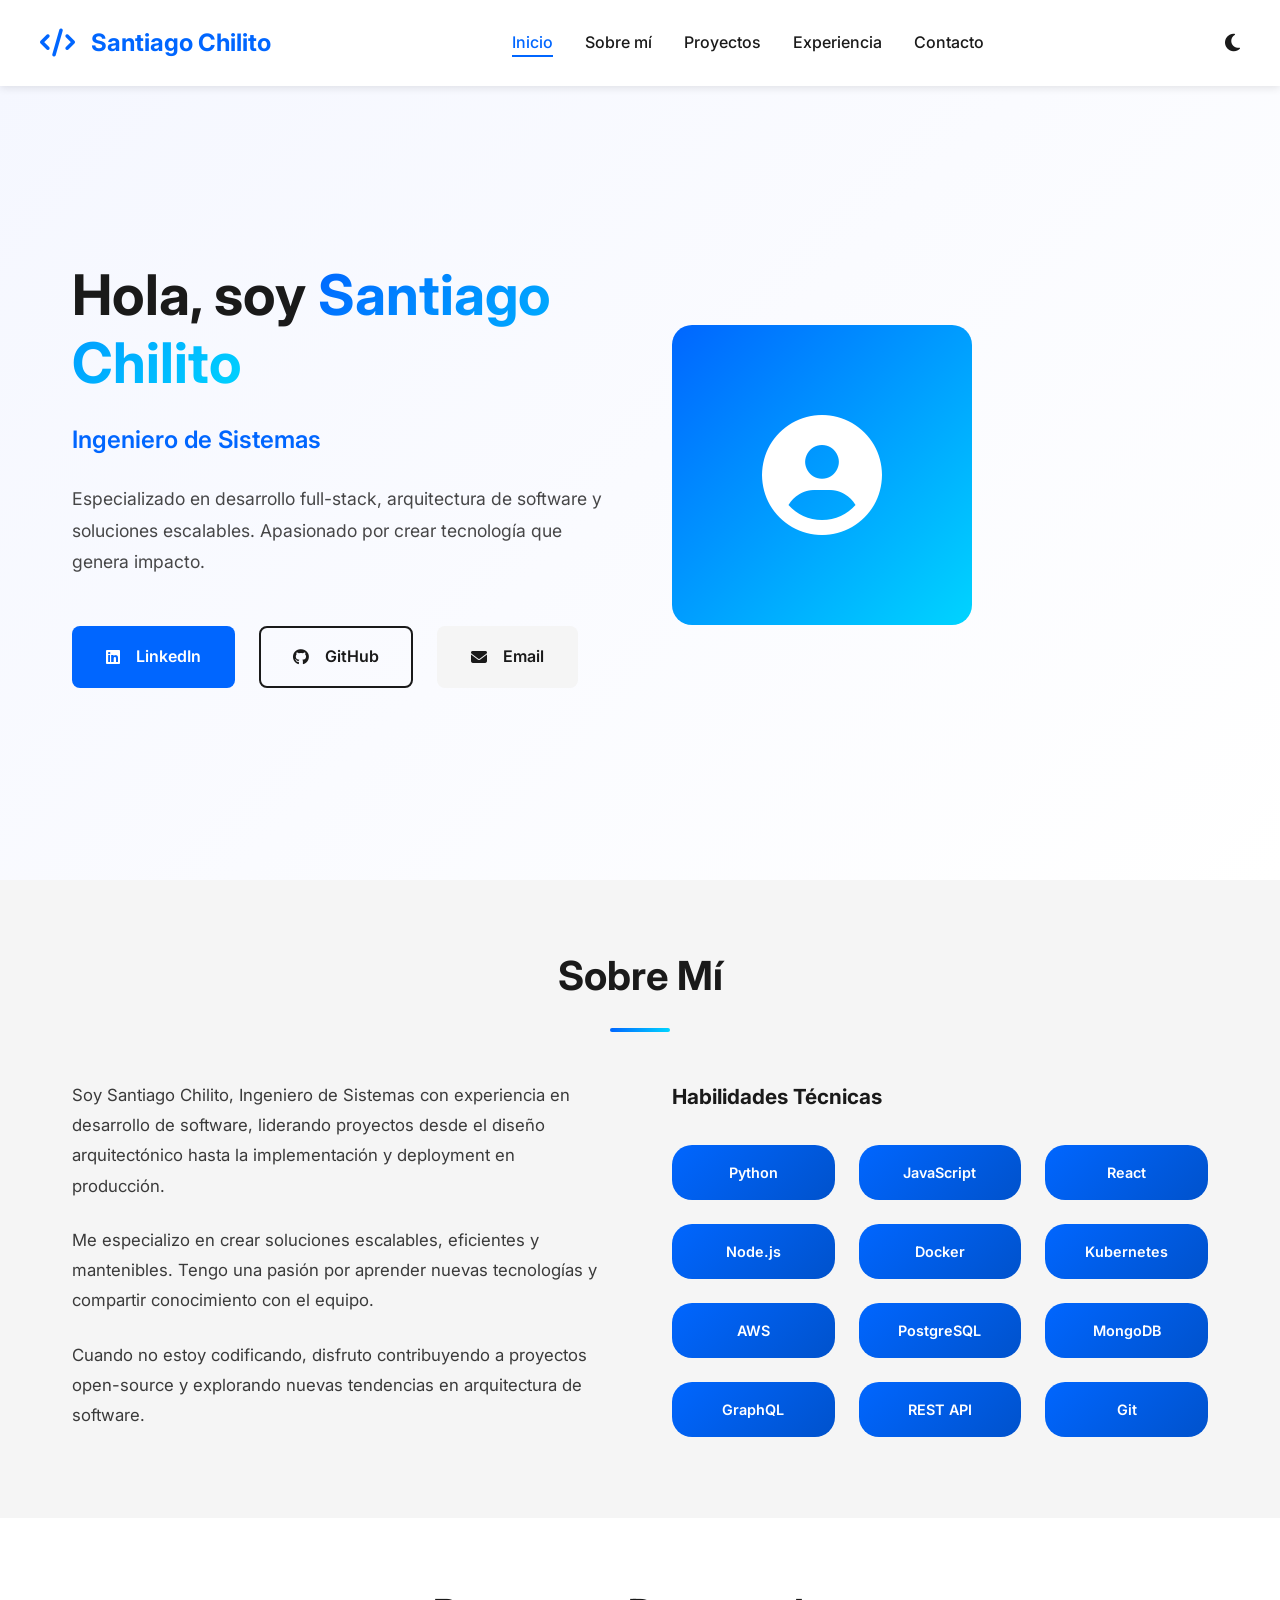
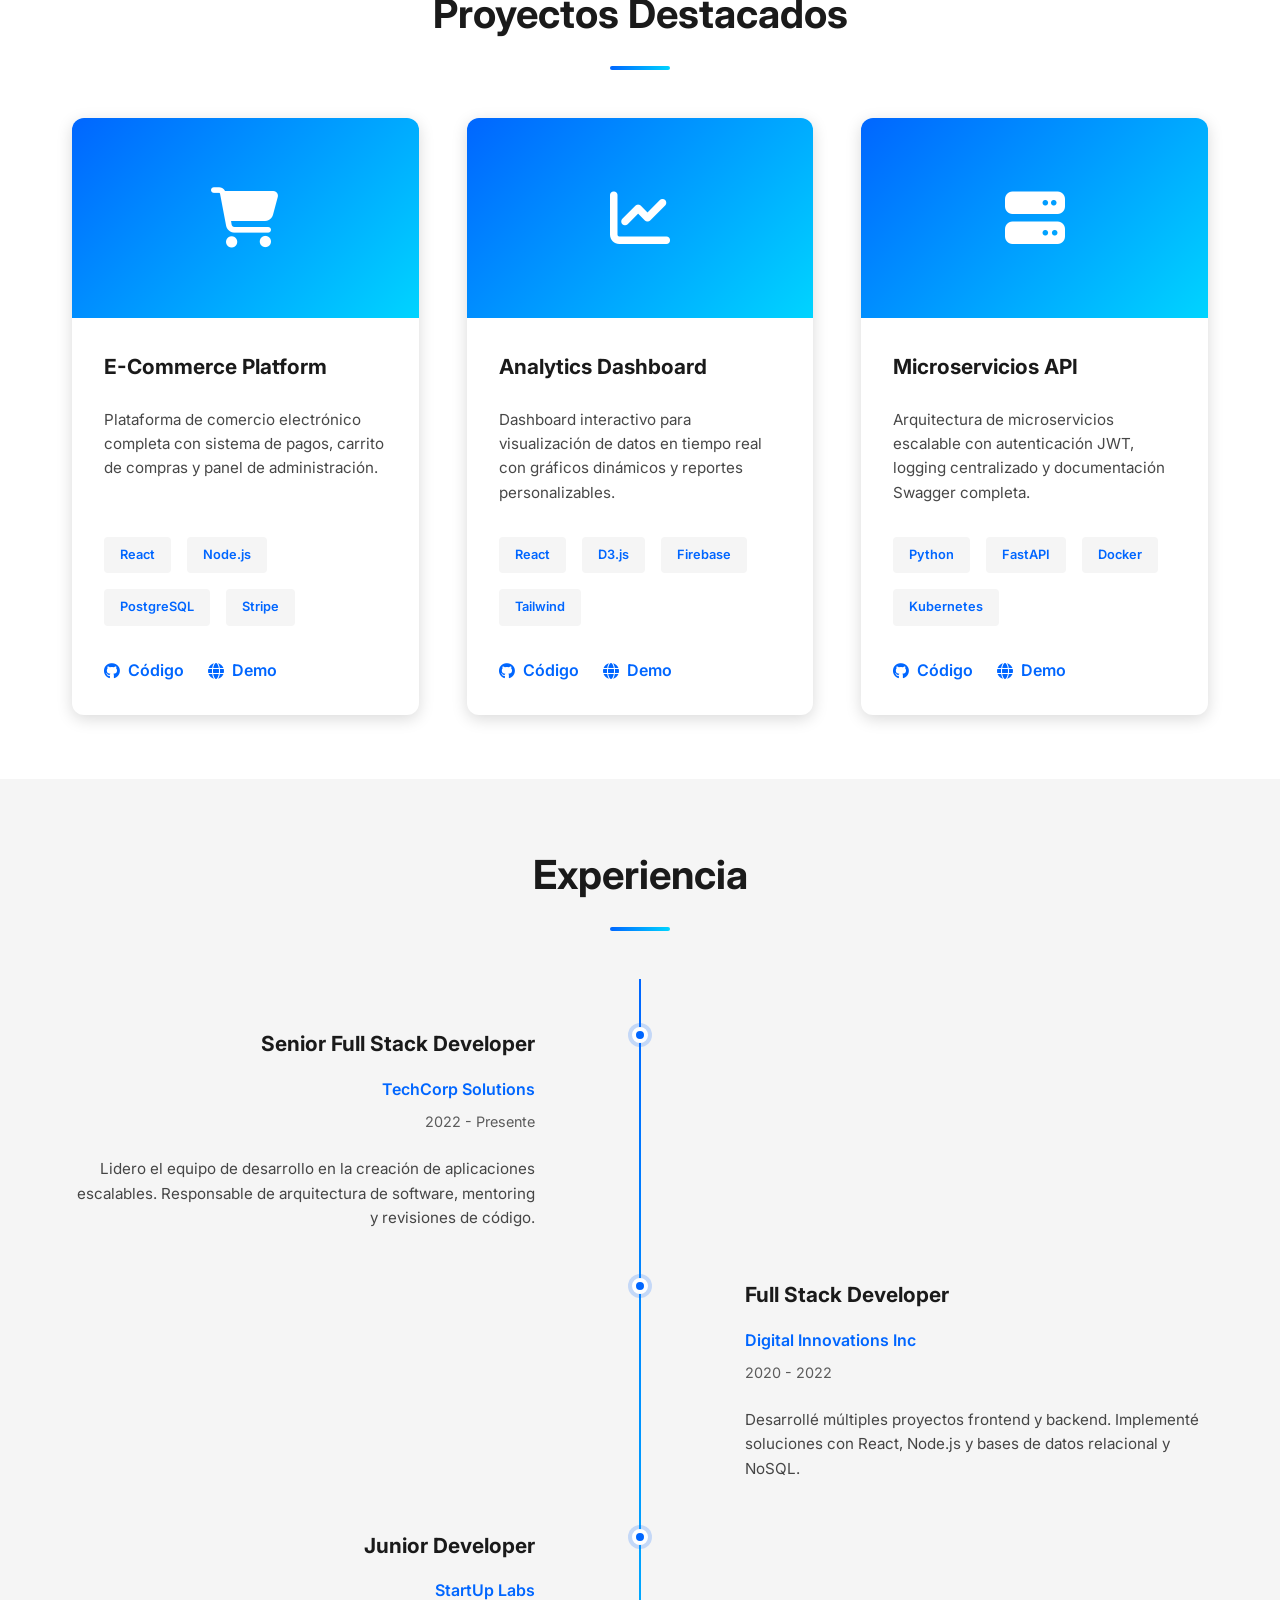
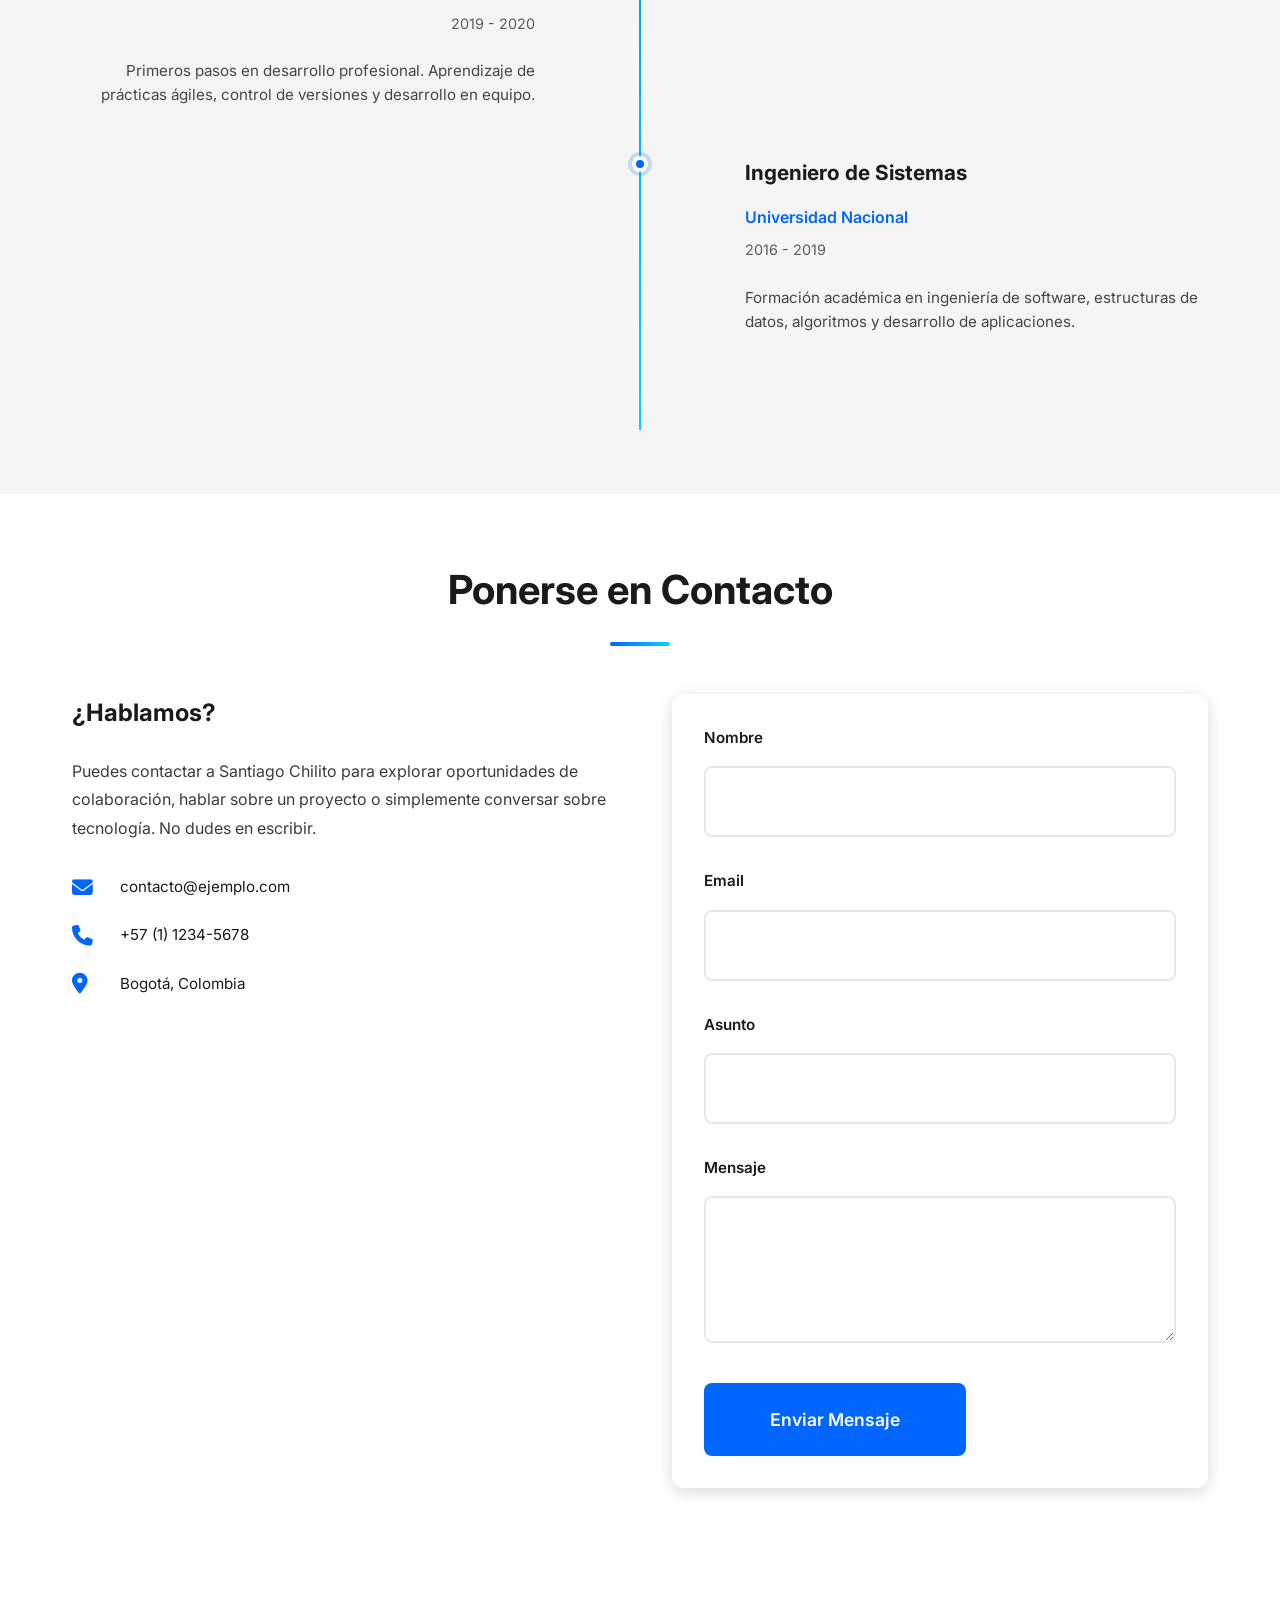
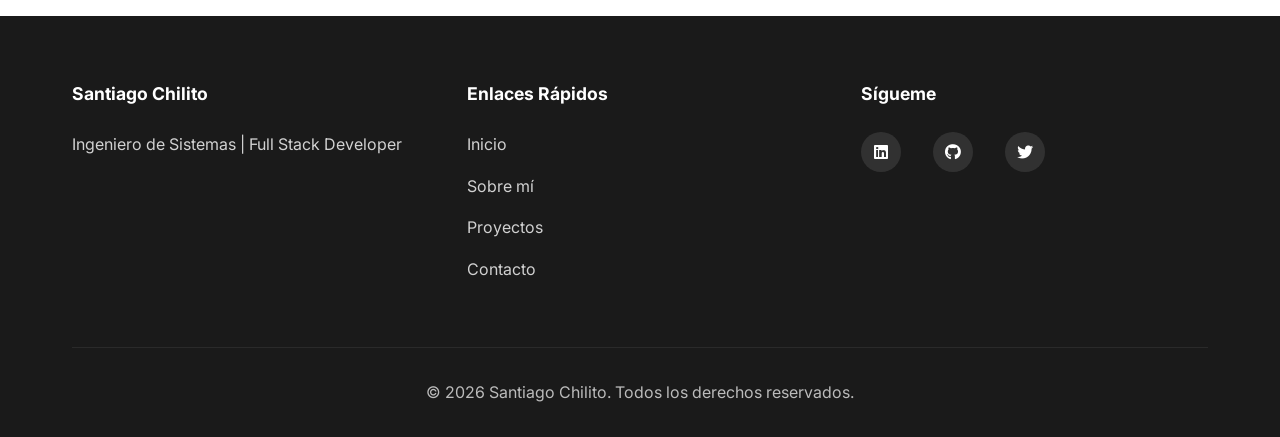
<file: index.html>
<!DOCTYPE html>
<html lang="es">
<head>
    <meta charset="UTF-8">
    <meta name="viewport" content="width=device-width, initial-scale=1.0">
    <title>Santiago Chilito | Ingeniero de Sistemas</title>
    <meta name="description" content="Portafolio profesional de Santiago Chilito, Ingeniero de Sistemas especializado en desarrollo full-stack y arquitectura de software escalable.">
    
    <!-- Google Fonts -->
    <link rel="preconnect" href="https://fonts.googleapis.com">
    <link rel="preconnect" href="https://fonts.gstatic.com" crossorigin>
    <link href="https://fonts.googleapis.com/css2?family=Poppins:wght@300;400;600;700&family=Inter:wght@300;400;500;600&display=swap" rel="stylesheet">
    
    <!-- FontAwesome para iconos -->
    <link rel="stylesheet" href="https://cdnjs.cloudflare.com/ajax/libs/font-awesome/6.4.0/css/all.min.css">
    
    <!-- Estilos personalizados -->
    <link rel="stylesheet" href="styles.css">
</head>
<body>
    <!-- ============ NAVBAR ============ -->
    <nav class="navbar">
        <div class="container navbar-container">
            <div class="logo">
                <i class="fas fa-code"></i>
                <span>Santiago Chilito</span>
            </div>
            
            <!-- Menu de navegación -->
            <ul class="nav-menu">
                <li><a href="#home" class="nav-link">Inicio</a></li>
                <li><a href="#about" class="nav-link">Sobre mí</a></li>
                <li><a href="#projects" class="nav-link">Proyectos</a></li>
                <li><a href="#experience" class="nav-link">Experiencia</a></li>
                <li><a href="#contact" class="nav-link">Contacto</a></li>
            </ul>
            
            <!-- Toggle Dark Mode y Menu Hamburguesa -->
            <div class="nav-actions">
                <button class="dark-mode-toggle" id="darkModeToggle" aria-label="Toggle dark mode">
                    <i class="fas fa-moon"></i>
                </button>
                <button class="hamburger" id="hamburger" aria-label="Toggle menu">
                    <span></span>
                    <span></span>
                    <span></span>
                </button>
            </div>
        </div>
    </nav>

    <!-- ============ HERO SECTION ============ -->
    <section id="home" class="hero">
        <div class="container hero-content">
            <div class="hero-text">
                <h1 class="hero-title">
                    Hola, soy <span class="highlight">Santiago Chilito</span>
                </h1>
                <p class="hero-subtitle">Ingeniero de Sistemas</p>
                <p class="hero-description">
                    Especializado en desarrollo full-stack, arquitectura de software y soluciones escalables. 
                    Apasionado por crear tecnología que genera impacto.
                </p>
                
                <!-- Botones de contacto -->
                <div class="hero-buttons">
                    <a href="https://linkedin.com" target="_blank" class="btn btn-primary">
                        <i class="fab fa-linkedin"></i> LinkedIn
                    </a>
                    <a href="https://github.com" target="_blank" class="btn btn-secondary">
                        <i class="fab fa-github"></i> GitHub
                    </a>
                    <a href="mailto:contacto@ejemplo.com" class="btn btn-tertiary">
                        <i class="fas fa-envelope"></i> Email
                    </a>
                </div>
            </div>
            
            <div class="hero-image">
                <div class="avatar-placeholder">
                    <i class="fas fa-user-circle"></i>
                </div>
            </div>
        </div>
    </section>

    <!-- ============ SOBRE MÍ ============ -->
    <section id="about" class="about">
        <div class="container">
            <h2 class="section-title">Sobre Mí</h2>
            
            <div class="about-content">
                <div class="about-text">
                    <p>
                        Soy Santiago Chilito, Ingeniero de Sistemas con experiencia en desarrollo de software,
                        liderando proyectos desde el diseño arquitectónico hasta la implementación y deployment en producción.
                    </p>
                    <p>
                        Me especializo en crear soluciones escalables, eficientes y mantenibles. Tengo una
                        pasión por aprender nuevas tecnologías y compartir conocimiento con el equipo.
                    </p>
                    <p>
                        Cuando no estoy codificando, disfruto contribuyendo a proyectos open-source y
                        explorando nuevas tendencias en arquitectura de software.
                    </p>
                </div>
                
                <!-- Habilidades técnicas -->
                <div class="skills-section">
                    <h3>Habilidades Técnicas</h3>
                    <div class="skills-grid">
                        <div class="skill-tag">Python</div>
                        <div class="skill-tag">JavaScript</div>
                        <div class="skill-tag">React</div>
                        <div class="skill-tag">Node.js</div>
                        <div class="skill-tag">Docker</div>
                        <div class="skill-tag">Kubernetes</div>
                        <div class="skill-tag">AWS</div>
                        <div class="skill-tag">PostgreSQL</div>
                        <div class="skill-tag">MongoDB</div>
                        <div class="skill-tag">GraphQL</div>
                        <div class="skill-tag">REST API</div>
                        <div class="skill-tag">Git</div>
                    </div>
                </div>
            </div>
        </div>
    </section>

    <!-- ============ PROYECTOS ============ -->
    <section id="projects" class="projects">
        <div class="container">
            <h2 class="section-title">Proyectos Destacados</h2>
            
            <div class="projects-grid">
                <!-- Proyecto 1 -->
                <article class="project-card">
                    <div class="project-image">
                        <div class="project-placeholder">
                            <i class="fas fa-shopping-cart"></i>
                        </div>
                    </div>
                    <div class="project-info">
                        <h3 class="project-title">E-Commerce Platform</h3>
                        <p class="project-description">
                            Plataforma de comercio electrónico completa con sistema de pagos, 
                            carrito de compras y panel de administración.
                        </p>
                        <div class="project-tech">
                            <span class="tech-badge">React</span>
                            <span class="tech-badge">Node.js</span>
                            <span class="tech-badge">PostgreSQL</span>
                            <span class="tech-badge">Stripe</span>
                        </div>
                        <div class="project-links">
                            <a href="https://github.com" target="_blank" class="project-link">
                                <i class="fab fa-github"></i> Código
                            </a>
                            <a href="#" target="_blank" class="project-link">
                                <i class="fas fa-globe"></i> Demo
                            </a>
                        </div>
                    </div>
                </article>

                <!-- Proyecto 2 -->
                <article class="project-card">
                    <div class="project-image">
                        <div class="project-placeholder">
                            <i class="fas fa-chart-line"></i>
                        </div>
                    </div>
                    <div class="project-info">
                        <h3 class="project-title">Analytics Dashboard</h3>
                        <p class="project-description">
                            Dashboard interactivo para visualización de datos en tiempo real 
                            con gráficos dinámicos y reportes personalizables.
                        </p>
                        <div class="project-tech">
                            <span class="tech-badge">React</span>
                            <span class="tech-badge">D3.js</span>
                            <span class="tech-badge">Firebase</span>
                            <span class="tech-badge">Tailwind</span>
                        </div>
                        <div class="project-links">
                            <a href="https://github.com" target="_blank" class="project-link">
                                <i class="fab fa-github"></i> Código
                            </a>
                            <a href="#" target="_blank" class="project-link">
                                <i class="fas fa-globe"></i> Demo
                            </a>
                        </div>
                    </div>
                </article>

                <!-- Proyecto 3 -->
                <article class="project-card">
                    <div class="project-image">
                        <div class="project-placeholder">
                            <i class="fas fa-server"></i>
                        </div>
                    </div>
                    <div class="project-info">
                        <h3 class="project-title">Microservicios API</h3>
                        <p class="project-description">
                            Arquitectura de microservicios escalable con autenticación JWT, 
                            logging centralizado y documentación Swagger completa.
                        </p>
                        <div class="project-tech">
                            <span class="tech-badge">Python</span>
                            <span class="tech-badge">FastAPI</span>
                            <span class="tech-badge">Docker</span>
                            <span class="tech-badge">Kubernetes</span>
                        </div>
                        <div class="project-links">
                            <a href="https://github.com" target="_blank" class="project-link">
                                <i class="fab fa-github"></i> Código
                            </a>
                            <a href="#" target="_blank" class="project-link">
                                <i class="fas fa-globe"></i> Demo
                            </a>
                        </div>
                    </div>
                </article>
            </div>
        </div>
    </section>

    <!-- ============ EXPERIENCIA ============ -->
    <section id="experience" class="experience">
        <div class="container">
            <h2 class="section-title">Experiencia</h2>
            
            <div class="timeline">
                <!-- Experiencia 1 -->
                <div class="timeline-item">
                    <div class="timeline-marker"></div>
                    <div class="timeline-content">
                        <h3 class="timeline-title">Senior Full Stack Developer</h3>
                        <p class="timeline-company">TechCorp Solutions</p>
                        <p class="timeline-period">2022 - Presente</p>
                        <p class="timeline-description">
                            Lidero el equipo de desarrollo en la creación de aplicaciones escalables. 
                            Responsable de arquitectura de software, mentoring y revisiones de código.
                        </p>
                    </div>
                </div>

                <!-- Experiencia 2 -->
                <div class="timeline-item">
                    <div class="timeline-marker"></div>
                    <div class="timeline-content">
                        <h3 class="timeline-title">Full Stack Developer</h3>
                        <p class="timeline-company">Digital Innovations Inc</p>
                        <p class="timeline-period">2020 - 2022</p>
                        <p class="timeline-description">
                            Desarrollé múltiples proyectos frontend y backend. Implementé soluciones 
                            con React, Node.js y bases de datos relacional y NoSQL.
                        </p>
                    </div>
                </div>

                <!-- Experiencia 3 -->
                <div class="timeline-item">
                    <div class="timeline-marker"></div>
                    <div class="timeline-content">
                        <h3 class="timeline-title">Junior Developer</h3>
                        <p class="timeline-company">StartUp Labs</p>
                        <p class="timeline-period">2019 - 2020</p>
                        <p class="timeline-description">
                            Primeros pasos en desarrollo profesional. Aprendizaje de prácticas 
                            ágiles, control de versiones y desarrollo en equipo.
                        </p>
                    </div>
                </div>

                <!-- Experiencia 4 (Educación) -->
                <div class="timeline-item">
                    <div class="timeline-marker"></div>
                    <div class="timeline-content">
                        <h3 class="timeline-title">Ingeniero de Sistemas</h3>
                        <p class="timeline-company">Universidad Nacional</p>
                        <p class="timeline-period">2016 - 2019</p>
                        <p class="timeline-description">
                            Formación académica en ingeniería de software, estructuras de datos, 
                            algoritmos y desarrollo de aplicaciones.
                        </p>
                    </div>
                </div>
            </div>
        </div>
    </section>

    <!-- ============ CONTACTO ============ -->
    <section id="contact" class="contact">
        <div class="container">
            <h2 class="section-title">Ponerse en Contacto</h2>
            
            <div class="contact-content">
                <div class="contact-info">
                    <h3>¿Hablamos?</h3>
                    <p>
                        Puedes contactar a Santiago Chilito para explorar oportunidades de colaboración,
                        hablar sobre un proyecto o simplemente conversar sobre tecnología.
                        No dudes en escribir.
                    </p>
                    
                    <div class="contact-details">
                        <div class="contact-item">
                            <i class="fas fa-envelope"></i>
                            <span>contacto@ejemplo.com</span>
                        </div>
                        <div class="contact-item">
                            <i class="fas fa-phone"></i>
                            <span>+57 (1) 1234-5678</span>
                        </div>
                        <div class="contact-item">
                            <i class="fas fa-map-marker-alt"></i>
                            <span>Bogotá, Colombia</span>
                        </div>
                    </div>
                </div>

                <!-- Formulario de contacto -->
                <form class="contact-form" id="contactForm">
                    <div class="form-group">
                        <label for="name">Nombre</label>
                        <input type="text" id="name" name="name" required>
                    </div>

                    <div class="form-group">
                        <label for="email">Email</label>
                        <input type="email" id="email" name="email" required>
                    </div>

                    <div class="form-group">
                        <label for="subject">Asunto</label>
                        <input type="text" id="subject" name="subject" required>
                    </div>

                    <div class="form-group">
                        <label for="message">Mensaje</label>
                        <textarea id="message" name="message" rows="5" required></textarea>
                    </div>

                    <button type="submit" class="btn btn-primary btn-large">Enviar Mensaje</button>
                    <p class="form-message" id="formMessage"></p>
                </form>
            </div>
        </div>
    </section>

    <!-- ============ FOOTER ============ -->
    <footer class="footer">
        <div class="container">
            <div class="footer-content">
                <div class="footer-section">
                    <h4>Santiago Chilito</h4>
                    <p>Ingeniero de Sistemas | Full Stack Developer</p>
                </div>

                <div class="footer-section">
                    <h4>Enlaces Rápidos</h4>
                    <ul>
                        <li><a href="#home">Inicio</a></li>
                        <li><a href="#about">Sobre mí</a></li>
                        <li><a href="#projects">Proyectos</a></li>
                        <li><a href="#contact">Contacto</a></li>
                    </ul>
                </div>

                <div class="footer-section">
                    <h4>Sígueme</h4>
                    <div class="social-links">
                        <a href="https://linkedin.com" target="_blank" aria-label="LinkedIn">
                            <i class="fab fa-linkedin"></i>
                        </a>
                        <a href="https://github.com" target="_blank" aria-label="GitHub">
                            <i class="fab fa-github"></i>
                        </a>
                        <a href="https://twitter.com" target="_blank" aria-label="Twitter">
                            <i class="fab fa-twitter"></i>
                        </a>
                    </div>
                </div>
            </div>

            <div class="footer-bottom">
                <p>&copy; 2026 Santiago Chilito. Todos los derechos reservados.</p>
            </div>
        </div>
    </footer>

    <!-- Scripts -->
    <script src="script.js"></script>
</body>
</html>
</file>
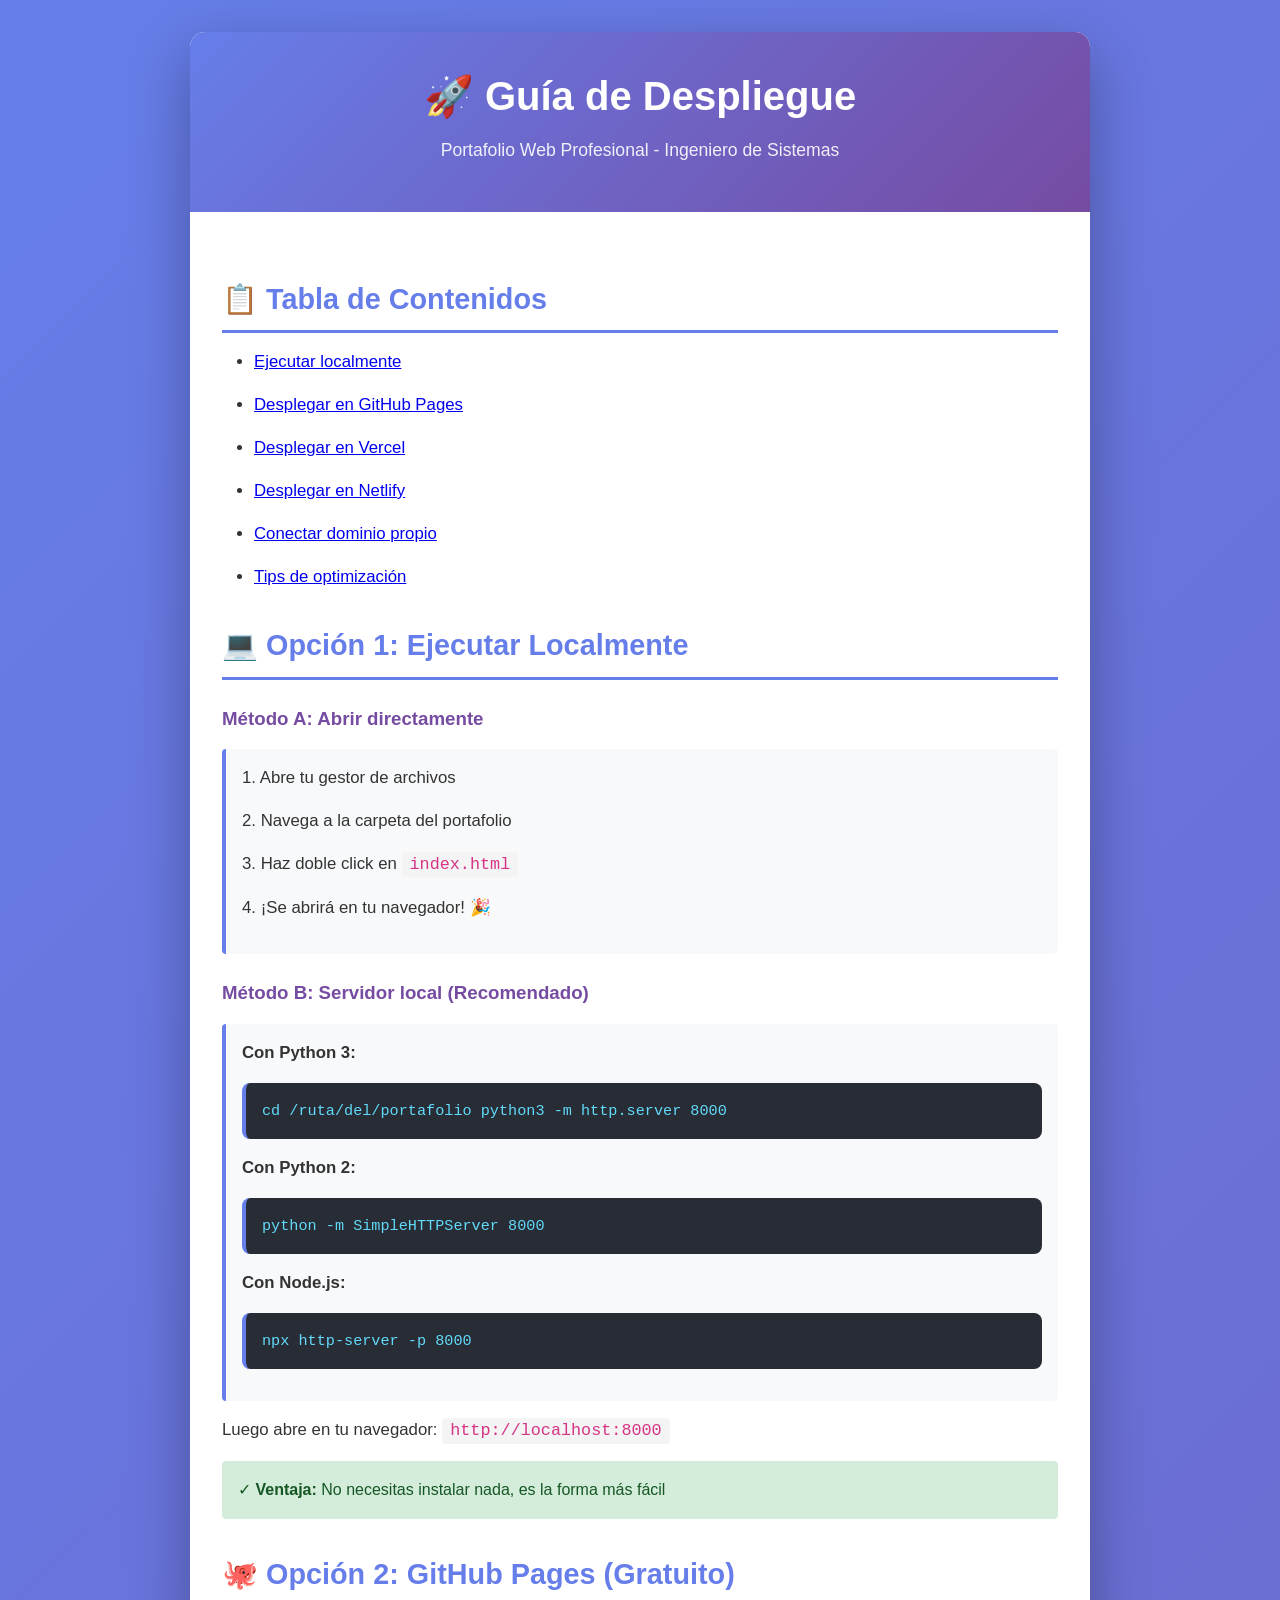
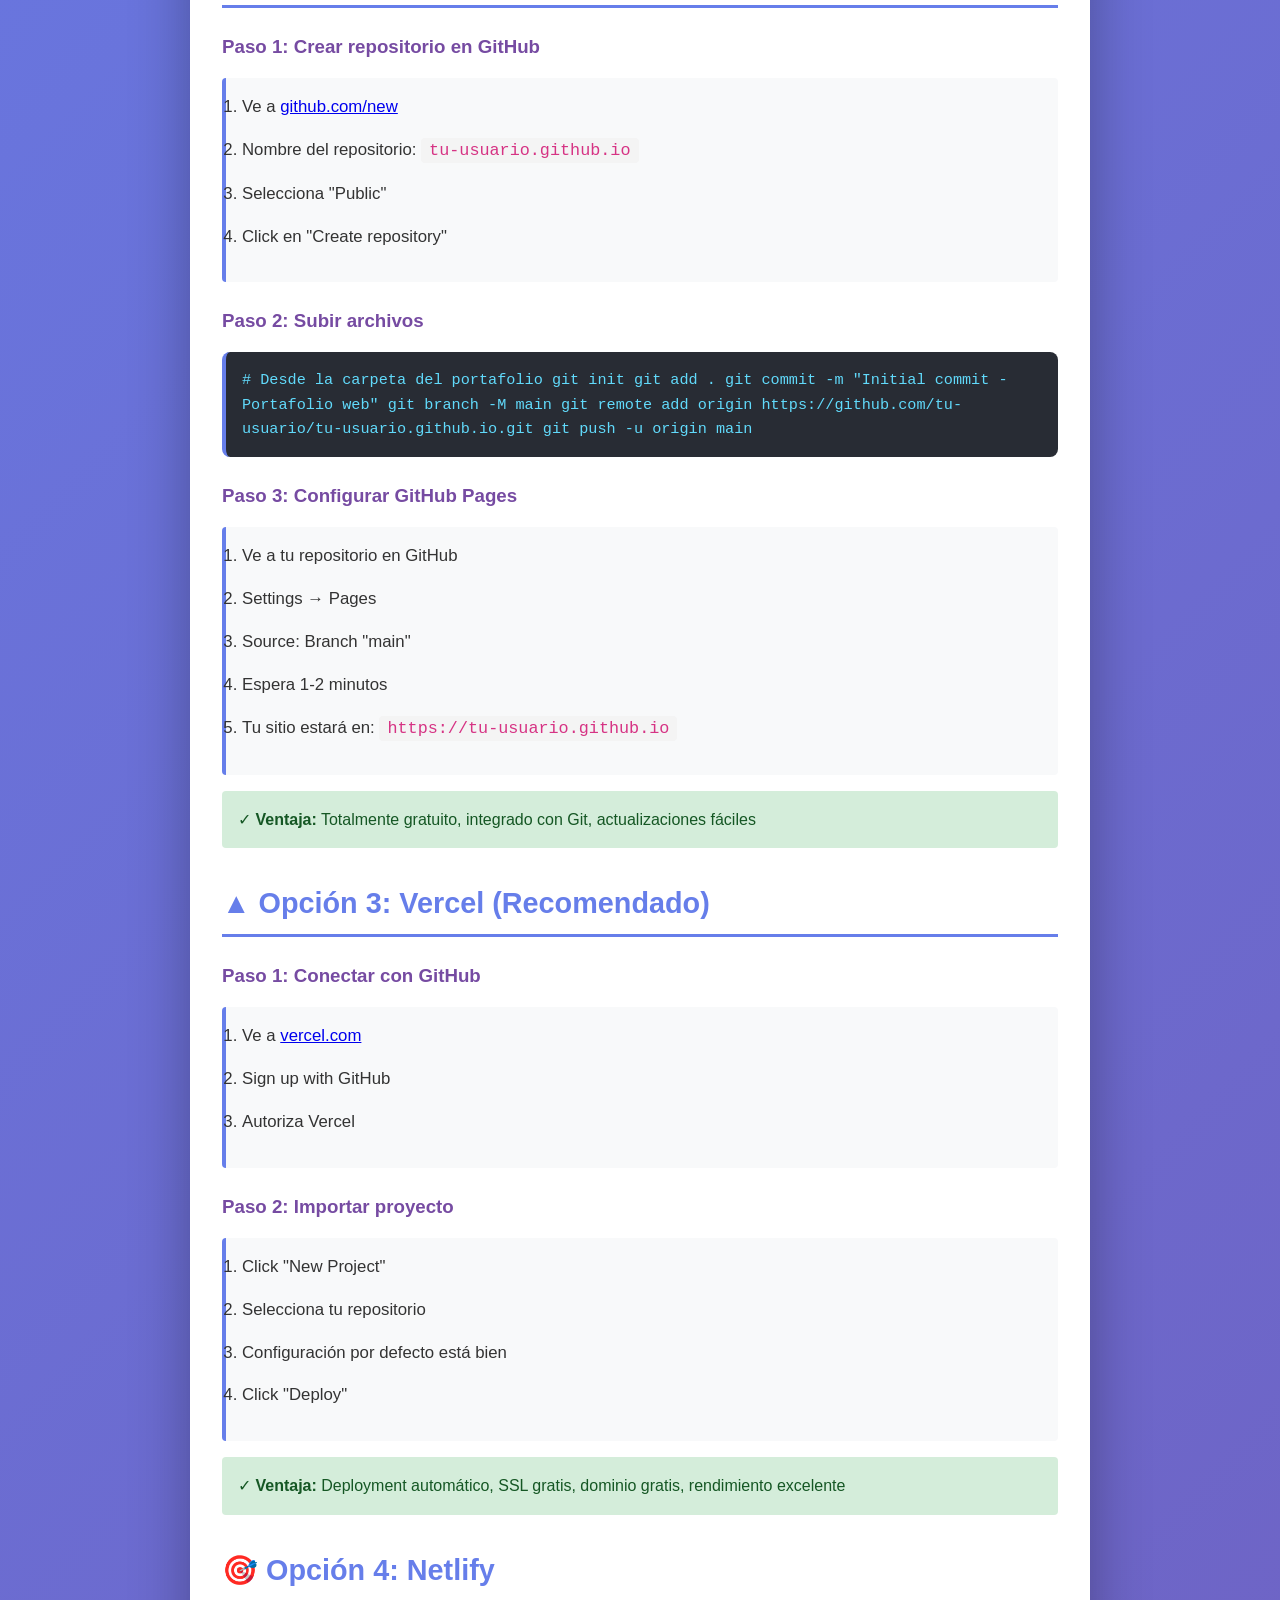
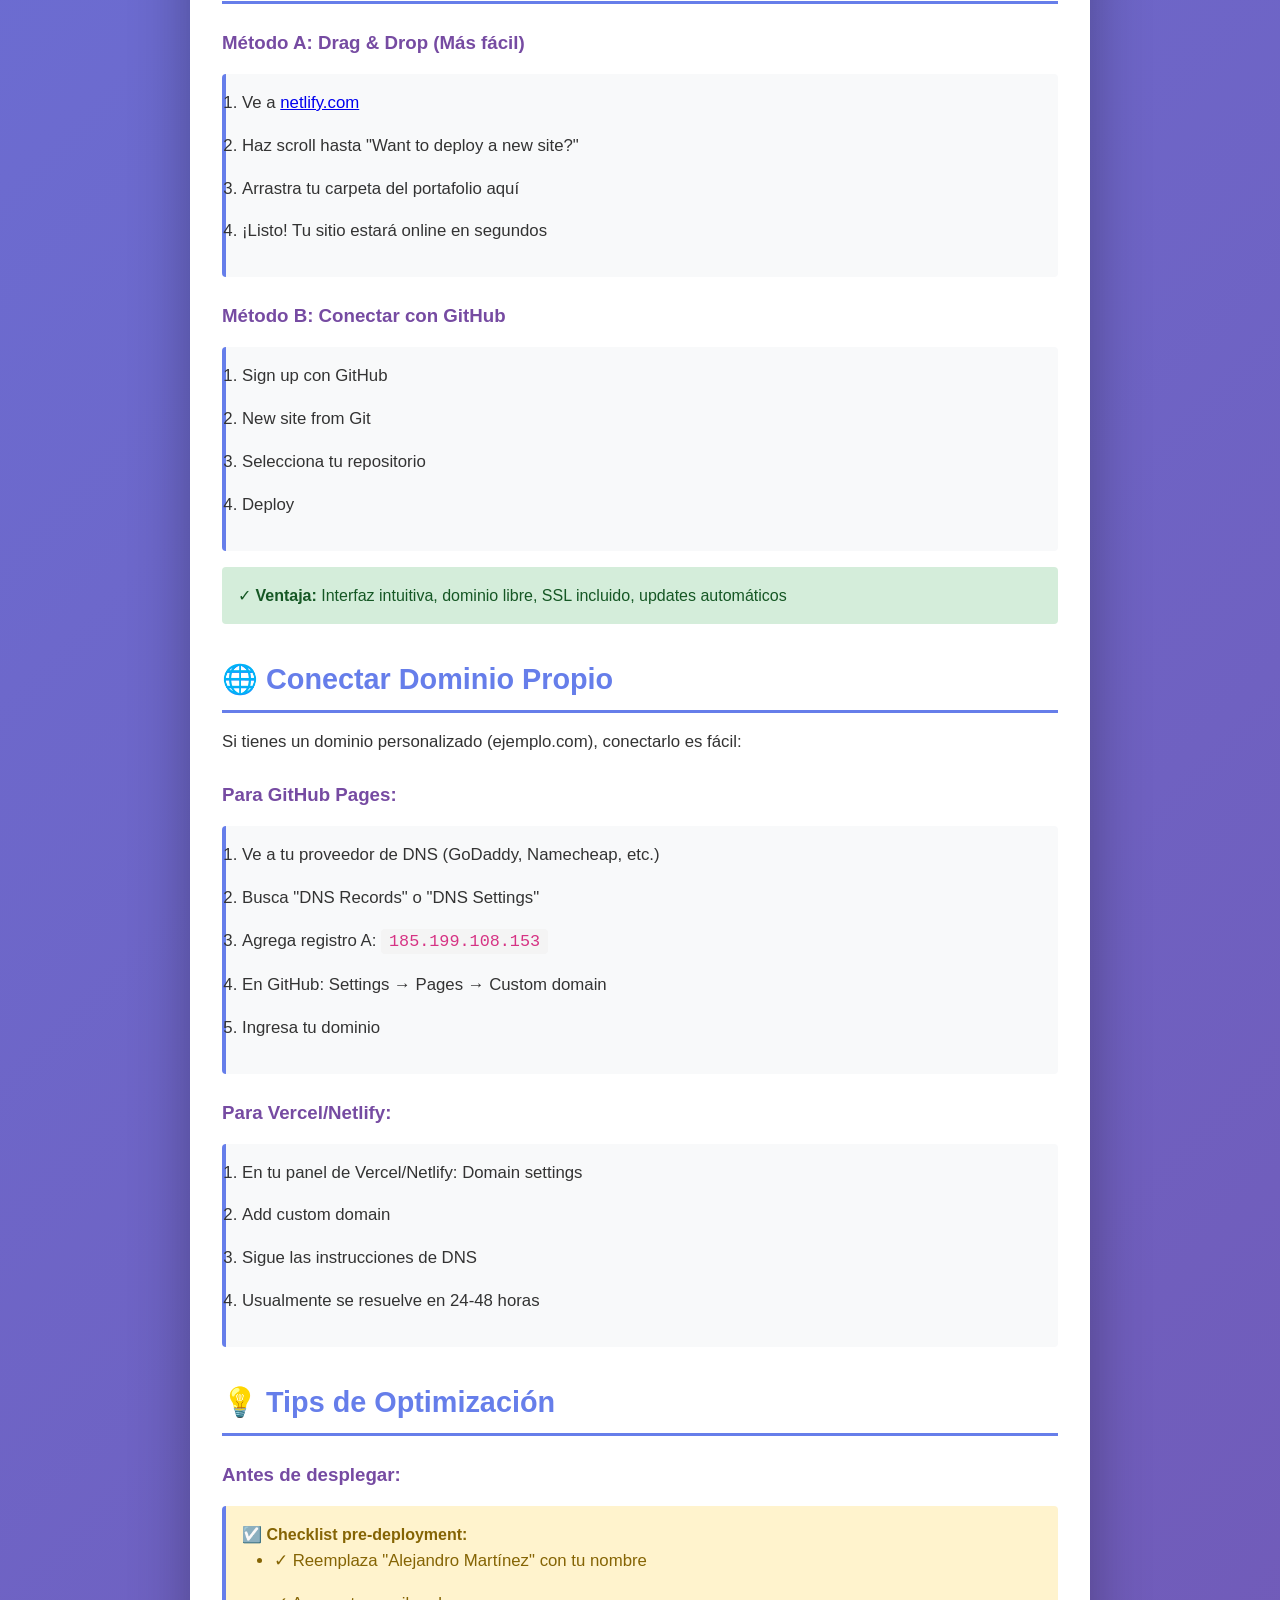
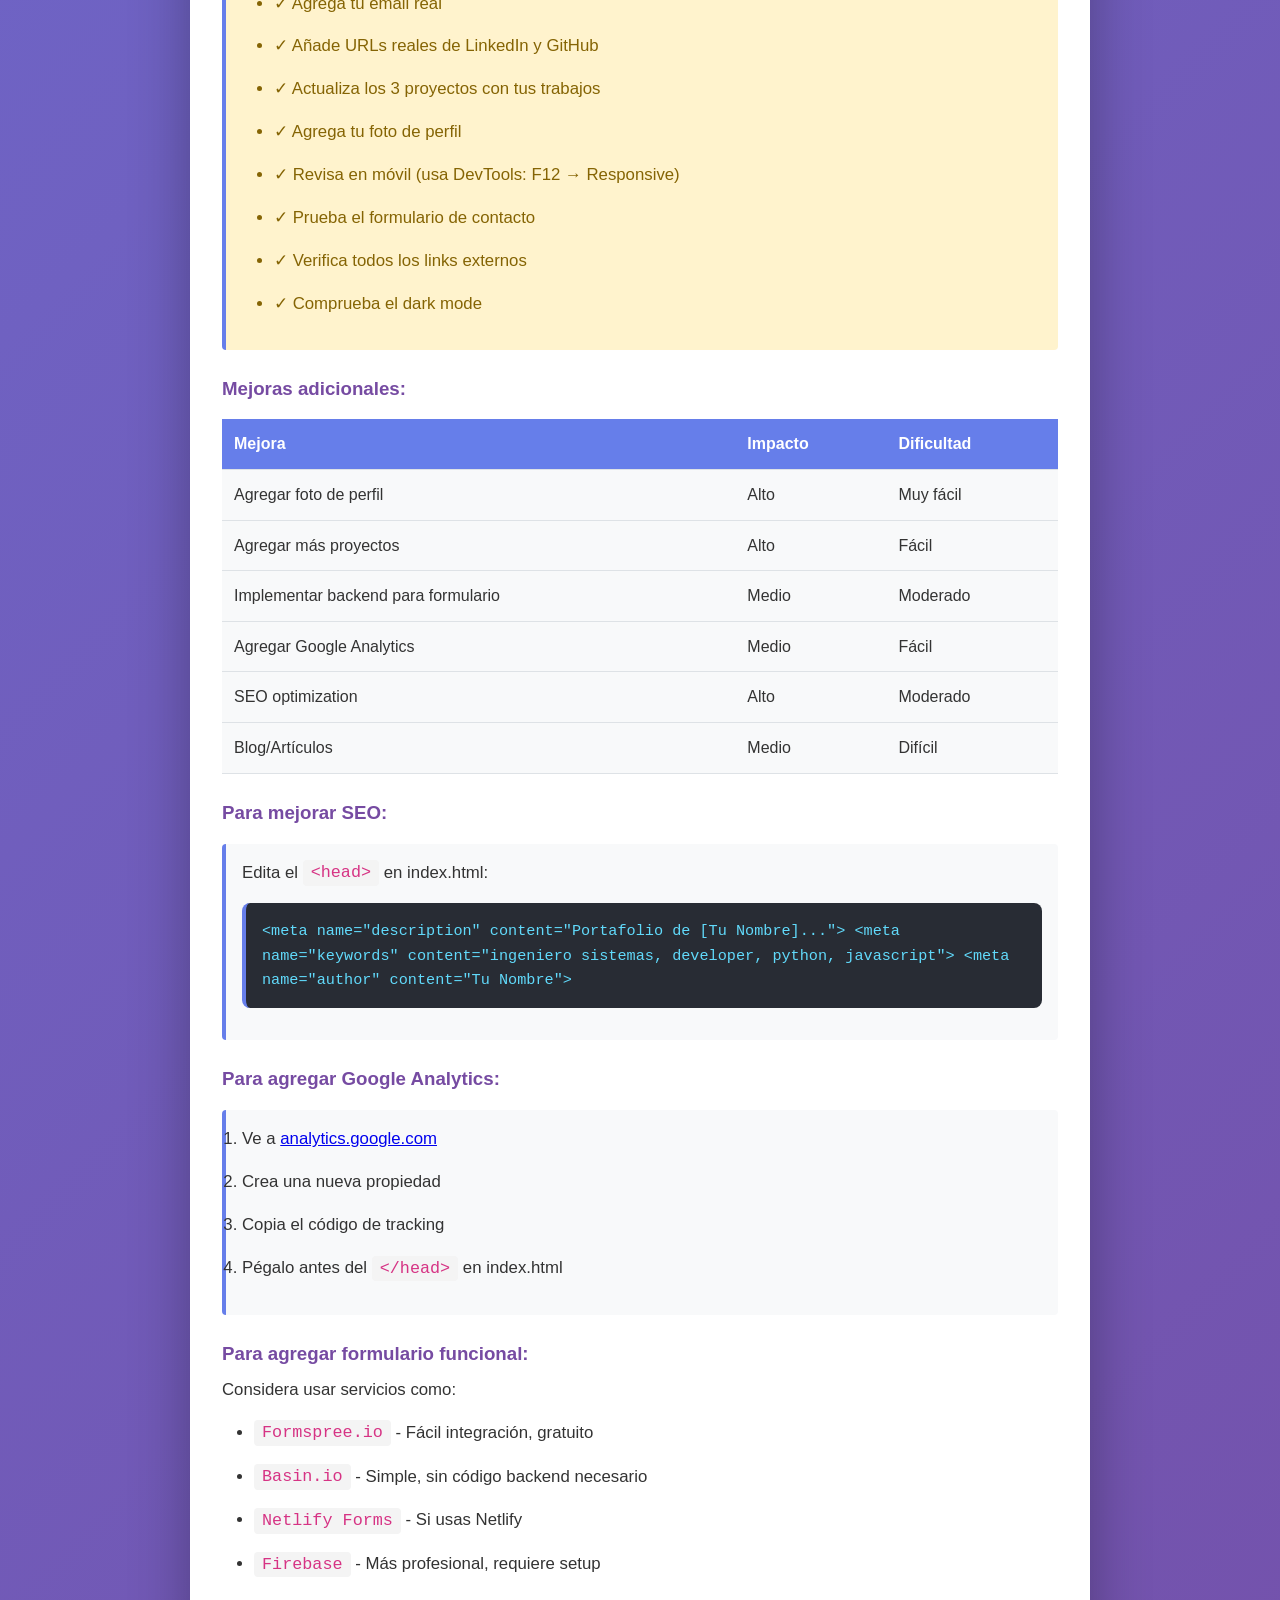
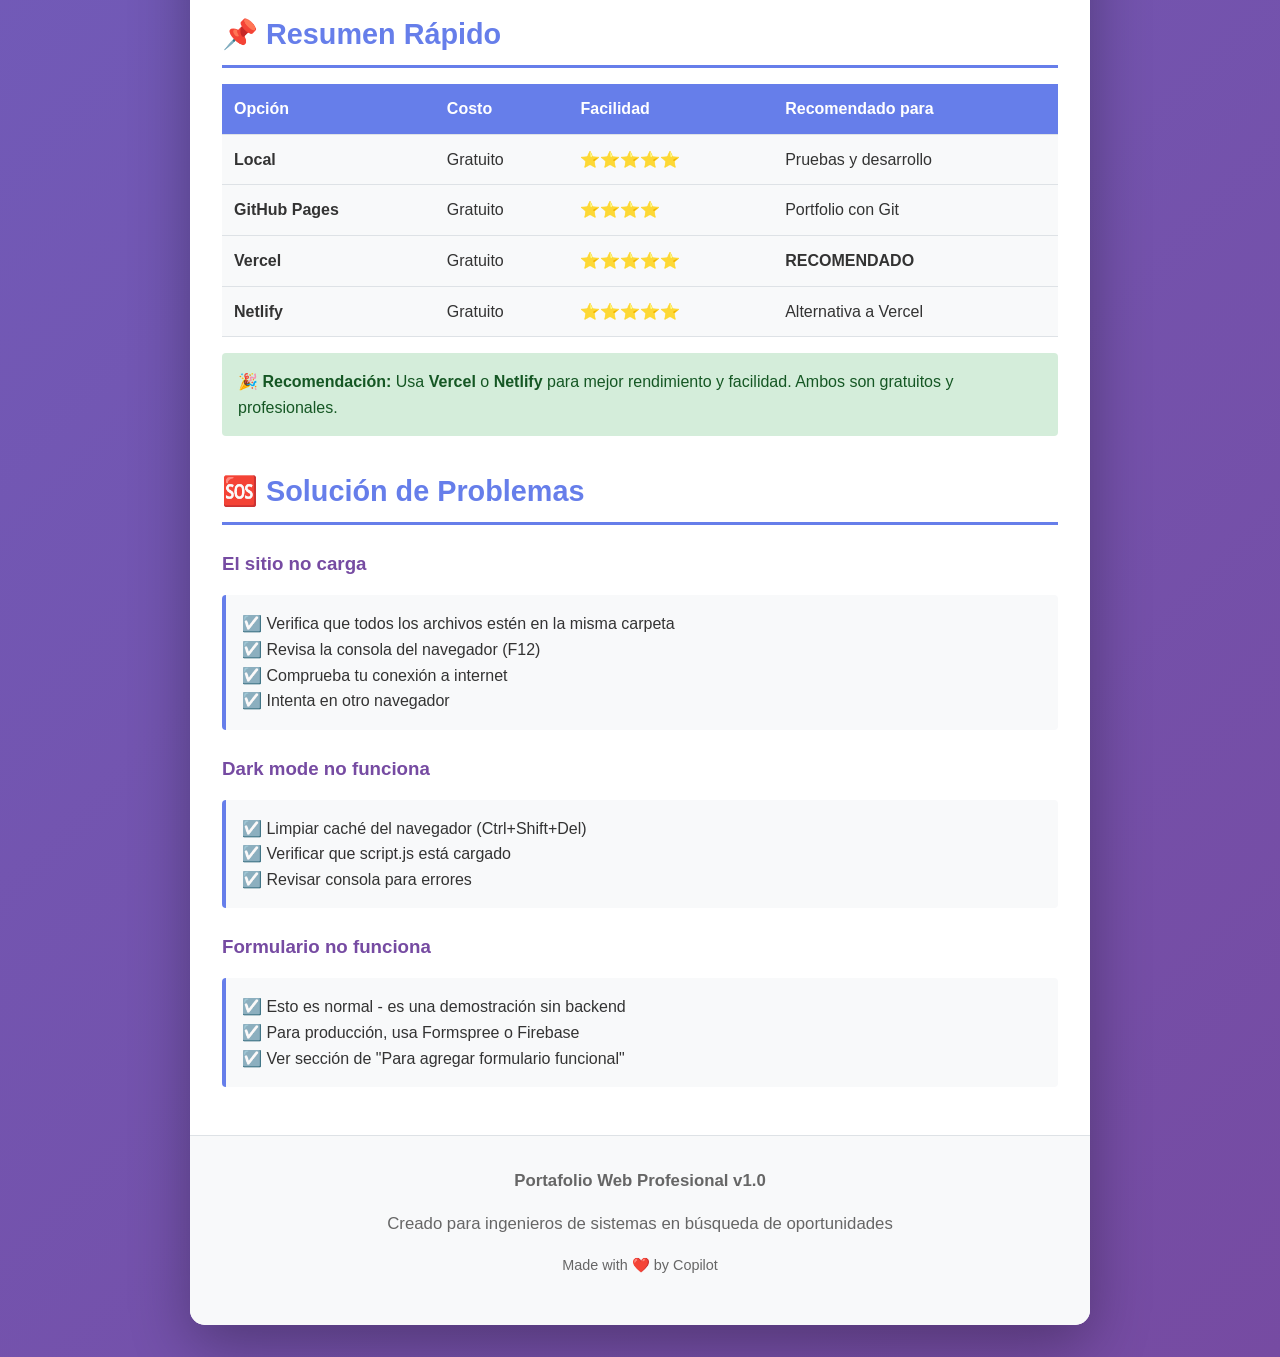
<file: DESPLIEGUE.html>
<!DOCTYPE html>
<html lang="es">
<head>
    <meta charset="UTF-8">
    <meta name="viewport" content="width=device-width, initial-scale=1.0">
    <title>Guía de Despliegue - Portafolio Web</title>
    <style>
        * { margin: 0; padding: 0; box-sizing: border-box; }
        body {
            font-family: 'Segoe UI', Tahoma, Geneva, Verdana, sans-serif;
            line-height: 1.6;
            color: #333;
            background: linear-gradient(135deg, #667eea 0%, #764ba2 100%);
            min-height: 100vh;
            padding: 2rem;
        }
        .container {
            max-width: 900px;
            margin: 0 auto;
            background: white;
            border-radius: 15px;
            box-shadow: 0 20px 60px rgba(0,0,0,0.3);
            overflow: hidden;
        }
        header {
            background: linear-gradient(135deg, #667eea 0%, #764ba2 100%);
            color: white;
            padding: 2rem;
            text-align: center;
        }
        h1 { font-size: 2.5rem; margin-bottom: 0.5rem; }
        .subtitle { opacity: 0.9; font-size: 1.1rem; }
        main { padding: 2rem; }
        h2 {
            color: #667eea;
            border-bottom: 3px solid #667eea;
            padding-bottom: 0.5rem;
            margin: 2rem 0 1rem;
            font-size: 1.8rem;
        }
        h3 {
            color: #764ba2;
            margin-top: 1.5rem;
            margin-bottom: 0.5rem;
        }
        p, li { margin-bottom: 1rem; font-size: 1.05rem; }
        ul { margin-left: 2rem; }
        code {
            background: #f4f4f4;
            padding: 0.2rem 0.5rem;
            border-radius: 4px;
            font-family: 'Courier New', monospace;
            color: #d63384;
        }
        .code-block {
            background: #282c34;
            color: #61dafb;
            padding: 1rem;
            border-radius: 8px;
            overflow-x: auto;
            margin: 1rem 0;
            font-family: 'Courier New', monospace;
            font-size: 0.95rem;
            border-left: 4px solid #667eea;
        }
        .step {
            background: #f8f9fa;
            border-left: 4px solid #667eea;
            padding: 1rem;
            margin: 1rem 0;
            border-radius: 4px;
        }
        .success {
            background: #d4edda;
            border-left-color: #28a745;
            color: #155724;
            padding: 1rem;
            border-radius: 4px;
            margin: 1rem 0;
        }
        .warning {
            background: #fff3cd;
            border-left-color: #ffc107;
            color: #856404;
            padding: 1rem;
            border-radius: 4px;
            margin: 1rem 0;
            border-left: 4px solid #ffc107;
        }
        table {
            width: 100%;
            border-collapse: collapse;
            margin: 1rem 0;
            background: #f8f9fa;
        }
        th, td {
            padding: 0.75rem;
            text-align: left;
            border-bottom: 1px solid #dee2e6;
        }
        th { background: #667eea; color: white; }
        footer {
            background: #f8f9fa;
            padding: 2rem;
            text-align: center;
            color: #666;
            border-top: 1px solid #dee2e6;
        }
    </style>
</head>
<body>
    <div class="container">
        <header>
            <h1>🚀 Guía de Despliegue</h1>
            <p class="subtitle">Portafolio Web Profesional - Ingeniero de Sistemas</p>
        </header>

        <main>
            <h2>📋 Tabla de Contenidos</h2>
            <ul>
                <li><a href="#local">Ejecutar localmente</a></li>
                <li><a href="#github">Desplegar en GitHub Pages</a></li>
                <li><a href="#vercel">Desplegar en Vercel</a></li>
                <li><a href="#netlify">Desplegar en Netlify</a></li>
                <li><a href="#dominio">Conectar dominio propio</a></li>
                <li><a href="#tips">Tips de optimización</a></li>
            </ul>

            <!-- SECCIÓN LOCAL -->
            <h2 id="local">💻 Opción 1: Ejecutar Localmente</h2>
            
            <h3>Método A: Abrir directamente</h3>
            <div class="step">
                <p>1. Abre tu gestor de archivos</p>
                <p>2. Navega a la carpeta del portafolio</p>
                <p>3. Haz doble click en <code>index.html</code></p>
                <p>4. ¡Se abrirá en tu navegador! 🎉</p>
            </div>

            <h3>Método B: Servidor local (Recomendado)</h3>
            <div class="step">
                <p><strong>Con Python 3:</strong></p>
                <div class="code-block">cd /ruta/del/portafolio
python3 -m http.server 8000</div>
                
                <p><strong>Con Python 2:</strong></p>
                <div class="code-block">python -m SimpleHTTPServer 8000</div>
                
                <p><strong>Con Node.js:</strong></p>
                <div class="code-block">npx http-server -p 8000</div>
            </div>

            <p>Luego abre en tu navegador: <code>http://localhost:8000</code></p>

            <div class="success">
                ✓ <strong>Ventaja:</strong> No necesitas instalar nada, es la forma más fácil
            </div>

            <!-- SECCIÓN GITHUB PAGES -->
            <h2 id="github">🐙 Opción 2: GitHub Pages (Gratuito)</h2>

            <h3>Paso 1: Crear repositorio en GitHub</h3>
            <div class="step">
                <ol>
                    <li>Ve a <a href="https://github.com/new" target="_blank">github.com/new</a></li>
                    <li>Nombre del repositorio: <code>tu-usuario.github.io</code></li>
                    <li>Selecciona "Public"</li>
                    <li>Click en "Create repository"</li>
                </ol>
            </div>

            <h3>Paso 2: Subir archivos</h3>
            <div class="code-block">
# Desde la carpeta del portafolio
git init
git add .
git commit -m "Initial commit - Portafolio web"
git branch -M main
git remote add origin https://github.com/tu-usuario/tu-usuario.github.io.git
git push -u origin main
            </div>

            <h3>Paso 3: Configurar GitHub Pages</h3>
            <div class="step">
                <ol>
                    <li>Ve a tu repositorio en GitHub</li>
                    <li>Settings → Pages</li>
                    <li>Source: Branch "main"</li>
                    <li>Espera 1-2 minutos</li>
                    <li>Tu sitio estará en: <code>https://tu-usuario.github.io</code></li>
                </ol>
            </div>

            <div class="success">
                ✓ <strong>Ventaja:</strong> Totalmente gratuito, integrado con Git, actualizaciones fáciles
            </div>

            <!-- SECCIÓN VERCEL -->
            <h2 id="vercel">▲ Opción 3: Vercel (Recomendado)</h2>

            <h3>Paso 1: Conectar con GitHub</h3>
            <div class="step">
                <ol>
                    <li>Ve a <a href="https://vercel.com" target="_blank">vercel.com</a></li>
                    <li>Sign up with GitHub</li>
                    <li>Autoriza Vercel</li>
                </ol>
            </div>

            <h3>Paso 2: Importar proyecto</h3>
            <div class="step">
                <ol>
                    <li>Click "New Project"</li>
                    <li>Selecciona tu repositorio</li>
                    <li>Configuración por defecto está bien</li>
                    <li>Click "Deploy"</li>
                </ol>
            </div>

            <div class="success">
                ✓ <strong>Ventaja:</strong> Deployment automático, SSL gratis, dominio gratis, rendimiento excelente
            </div>

            <!-- SECCIÓN NETLIFY -->
            <h2 id="netlify">🎯 Opción 4: Netlify</h2>

            <h3>Método A: Drag & Drop (Más fácil)</h3>
            <div class="step">
                <ol>
                    <li>Ve a <a href="https://netlify.com" target="_blank">netlify.com</a></li>
                    <li>Haz scroll hasta "Want to deploy a new site?"</li>
                    <li>Arrastra tu carpeta del portafolio aquí</li>
                    <li>¡Listo! Tu sitio estará online en segundos</li>
                </ol>
            </div>

            <h3>Método B: Conectar con GitHub</h3>
            <div class="step">
                <ol>
                    <li>Sign up con GitHub</li>
                    <li>New site from Git</li>
                    <li>Selecciona tu repositorio</li>
                    <li>Deploy</li>
                </ol>
            </div>

            <div class="success">
                ✓ <strong>Ventaja:</strong> Interfaz intuitiva, dominio libre, SSL incluido, updates automáticos
            </div>

            <!-- SECCIÓN DOMINIO -->
            <h2 id="dominio">🌐 Conectar Dominio Propio</h2>

            <p>Si tienes un dominio personalizado (ejemplo.com), conectarlo es fácil:</p>

            <h3>Para GitHub Pages:</h3>
            <div class="step">
                <ol>
                    <li>Ve a tu proveedor de DNS (GoDaddy, Namecheap, etc.)</li>
                    <li>Busca "DNS Records" o "DNS Settings"</li>
                    <li>Agrega registro A: <code>185.199.108.153</code></li>
                    <li>En GitHub: Settings → Pages → Custom domain</li>
                    <li>Ingresa tu dominio</li>
                </ol>
            </div>

            <h3>Para Vercel/Netlify:</h3>
            <div class="step">
                <ol>
                    <li>En tu panel de Vercel/Netlify: Domain settings</li>
                    <li>Add custom domain</li>
                    <li>Sigue las instrucciones de DNS</li>
                    <li>Usualmente se resuelve en 24-48 horas</li>
                </ol>
            </div>

            <!-- SECCIÓN TIPS -->
            <h2 id="tips">💡 Tips de Optimización</h2>

            <h3>Antes de desplegar:</h3>
            <div class="warning" style="border-left-color: #667eea;">
                ☑️ <strong>Checklist pre-deployment:</strong>
                <ul>
                    <li>✓ Reemplaza "Alejandro Martínez" con tu nombre</li>
                    <li>✓ Agrega tu email real</li>
                    <li>✓ Añade URLs reales de LinkedIn y GitHub</li>
                    <li>✓ Actualiza los 3 proyectos con tus trabajos</li>
                    <li>✓ Agrega tu foto de perfil</li>
                    <li>✓ Revisa en móvil (usa DevTools: F12 → Responsive)</li>
                    <li>✓ Prueba el formulario de contacto</li>
                    <li>✓ Verifica todos los links externos</li>
                    <li>✓ Comprueba el dark mode</li>
                </ul>
            </div>

            <h3>Mejoras adicionales:</h3>
            <table>
                <tr>
                    <th>Mejora</th>
                    <th>Impacto</th>
                    <th>Dificultad</th>
                </tr>
                <tr>
                    <td>Agregar foto de perfil</td>
                    <td>Alto</td>
                    <td>Muy fácil</td>
                </tr>
                <tr>
                    <td>Agregar más proyectos</td>
                    <td>Alto</td>
                    <td>Fácil</td>
                </tr>
                <tr>
                    <td>Implementar backend para formulario</td>
                    <td>Medio</td>
                    <td>Moderado</td>
                </tr>
                <tr>
                    <td>Agregar Google Analytics</td>
                    <td>Medio</td>
                    <td>Fácil</td>
                </tr>
                <tr>
                    <td>SEO optimization</td>
                    <td>Alto</td>
                    <td>Moderado</td>
                </tr>
                <tr>
                    <td>Blog/Artículos</td>
                    <td>Medio</td>
                    <td>Difícil</td>
                </tr>
            </table>

            <h3>Para mejorar SEO:</h3>
            <div class="step">
                <p>Edita el <code>&lt;head&gt;</code> en index.html:</p>
                <div class="code-block">&lt;meta name="description" content="Portafolio de [Tu Nombre]..."&gt;
&lt;meta name="keywords" content="ingeniero sistemas, developer, python, javascript"&gt;
&lt;meta name="author" content="Tu Nombre"&gt;</div>
            </div>

            <h3>Para agregar Google Analytics:</h3>
            <div class="step">
                <ol>
                    <li>Ve a <a href="https://analytics.google.com" target="_blank">analytics.google.com</a></li>
                    <li>Crea una nueva propiedad</li>
                    <li>Copia el código de tracking</li>
                    <li>Pégalo antes del <code>&lt;/head&gt;</code> en index.html</li>
                </ol>
            </div>

            <h3>Para agregar formulario funcional:</h3>
            <p>Considera usar servicios como:</p>
            <ul>
                <li><code>Formspree.io</code> - Fácil integración, gratuito</li>
                <li><code>Basin.io</code> - Simple, sin código backend necesario</li>
                <li><code>Netlify Forms</code> - Si usas Netlify</li>
                <li><code>Firebase</code> - Más profesional, requiere setup</li>
            </ul>

            <!-- RESUMEN -->
            <h2>📌 Resumen Rápido</h2>

            <table>
                <tr>
                    <th>Opción</th>
                    <th>Costo</th>
                    <th>Facilidad</th>
                    <th>Recomendado para</th>
                </tr>
                <tr>
                    <td><strong>Local</strong></td>
                    <td>Gratuito</td>
                    <td>⭐⭐⭐⭐⭐</td>
                    <td>Pruebas y desarrollo</td>
                </tr>
                <tr>
                    <td><strong>GitHub Pages</strong></td>
                    <td>Gratuito</td>
                    <td>⭐⭐⭐⭐</td>
                    <td>Portfolio con Git</td>
                </tr>
                <tr>
                    <td><strong>Vercel</strong></td>
                    <td>Gratuito</td>
                    <td>⭐⭐⭐⭐⭐</td>
                    <td><strong>RECOMENDADO</strong></td>
                </tr>
                <tr>
                    <td><strong>Netlify</strong></td>
                    <td>Gratuito</td>
                    <td>⭐⭐⭐⭐⭐</td>
                    <td>Alternativa a Vercel</td>
                </tr>
            </table>

            <div class="success">
                <strong>🎉 Recomendación:</strong> Usa <strong>Vercel</strong> o <strong>Netlify</strong> para mejor rendimiento y facilidad. Ambos son gratuitos y profesionales.
            </div>

            <h2>🆘 Solución de Problemas</h2>

            <h3>El sitio no carga</h3>
            <div class="step">
                ☑️ Verifica que todos los archivos estén en la misma carpeta<br>
                ☑️ Revisa la consola del navegador (F12)<br>
                ☑️ Comprueba tu conexión a internet<br>
                ☑️ Intenta en otro navegador
            </div>

            <h3>Dark mode no funciona</h3>
            <div class="step">
                ☑️ Limpiar caché del navegador (Ctrl+Shift+Del)<br>
                ☑️ Verificar que script.js está cargado<br>
                ☑️ Revisar consola para errores
            </div>

            <h3>Formulario no funciona</h3>
            <div class="step">
                ☑️ Esto es normal - es una demostración sin backend<br>
                ☑️ Para producción, usa Formspree o Firebase<br>
                ☑️ Ver sección de "Para agregar formulario funcional"
            </div>

        </main>

        <footer>
            <p><strong>Portafolio Web Profesional v1.0</strong></p>
            <p>Creado para ingenieros de sistemas en búsqueda de oportunidades</p>
            <p style="margin-top: 1rem; font-size: 0.9rem;">Made with ❤️ by Copilot</p>
        </footer>
    </div>
</body>
</html>
</file>
<file: styles.css>
/* ============================================
   VARIABLES Y RESET GENERAL
   ============================================ */

:root {
    /* Colores principales */
    --primary-color: #0066FF;
    --primary-dark: #0052CC;
    --secondary-color: #1A1A1A;
    --accent-color: #00D4FF;
    
    /* Colores neutros */
    --light-bg: #FFFFFF;
    --light-text: #1A1A1A;
    --light-border: #E8E8E8;
    --light-hover: #F5F5F5;
    
    /* Dark mode */
    --dark-bg: #0D0D0D;
    --dark-text: #FFFFFF;
    --dark-border: #2A2A2A;
    --dark-hover: #1A1A1A;
    
    /* Espaciado */
    --spacing-xs: 0.5rem;
    --spacing-sm: 1rem;
    --spacing-md: 1.5rem;
    --spacing-lg: 2rem;
    --spacing-xl: 3rem;
    --spacing-xxl: 4rem;
    
    /* Tipografía */
    --font-primary: 'Poppins', sans-serif;
    --font-secondary: 'Inter', sans-serif;
    
    /* Sombras */
    --shadow-sm: 0 2px 8px rgba(0, 0, 0, 0.1);
    --shadow-md: 0 4px 16px rgba(0, 0, 0, 0.15);
    --shadow-lg: 0 8px 32px rgba(0, 0, 0, 0.2);
    
    /* Transiciones */
    --transition-fast: 200ms ease-in-out;
    --transition-normal: 300ms ease-in-out;
    --transition-slow: 500ms ease-in-out;
}

/* Dark mode - variables actualizadas */
body.dark-mode {
    --light-bg: var(--dark-bg);
    --light-text: var(--dark-text);
    --light-border: var(--dark-border);
    --light-hover: var(--dark-hover);
}

* {
    margin: 0;
    padding: 0;
    box-sizing: border-box;
}

html {
    scroll-behavior: smooth;
}

body {
    font-family: var(--font-secondary);
    background-color: var(--light-bg);
    color: var(--light-text);
    transition: background-color var(--transition-normal), color var(--transition-normal);
    line-height: 1.6;
}

/* Container utilidad */
.container {
    max-width: 1200px;
    margin: 0 auto;
    padding: 0 var(--spacing-lg);
}

/* ============================================
   NAVBAR
   ============================================ */

.navbar {
    position: fixed;
    top: 0;
    width: 100%;
    background-color: rgba(255, 255, 255, 0.95);
    backdrop-filter: blur(10px);
    box-shadow: var(--shadow-sm);
    z-index: 1000;
    transition: all var(--transition-normal);
}

body.dark-mode .navbar {
    background-color: rgba(13, 13, 13, 0.95);
}

.navbar-container {
    display: flex;
    justify-content: space-between;
    align-items: center;
    padding: var(--spacing-md) 0;
}

.logo {
    display: flex;
    align-items: center;
    gap: var(--spacing-sm);
    font-size: 1.5rem;
    font-weight: 700;
    color: var(--primary-color);
    text-decoration: none;
    transition: transform var(--transition-fast);
}

.logo:hover {
    transform: scale(1.05);
}

.logo i {
    font-size: 1.75rem;
}

.nav-menu {
    display: flex;
    gap: var(--spacing-lg);
    list-style: none;
}

.nav-link {
    color: var(--light-text);
    text-decoration: none;
    font-weight: 500;
    position: relative;
    transition: color var(--transition-fast);
}

.nav-link::after {
    content: '';
    position: absolute;
    bottom: -5px;
    left: 0;
    width: 0;
    height: 2px;
    background-color: var(--primary-color);
    transition: width var(--transition-fast);
}

.nav-link:hover {
    color: var(--primary-color);
}

.nav-link:hover::after {
    width: 100%;
}

.nav-actions {
    display: flex;
    gap: var(--spacing-md);
    align-items: center;
}

/* Dark mode toggle button */
.dark-mode-toggle {
    background: none;
    border: none;
    font-size: 1.25rem;
    color: var(--light-text);
    cursor: pointer;
    transition: transform var(--transition-fast);
    display: flex;
    align-items: center;
}

.dark-mode-toggle:hover {
    transform: rotate(20deg);
    color: var(--primary-color);
}

/* Hamburger menu - oculto por defecto */
.hamburger {
    display: none;
    flex-direction: column;
    background: none;
    border: none;
    cursor: pointer;
    gap: 5px;
}

.hamburger span {
    width: 25px;
    height: 3px;
    background-color: var(--light-text);
    border-radius: 2px;
    transition: all var(--transition-normal);
}

/* Responsive navbar */
@media (max-width: 768px) {
    .nav-menu {
        position: absolute;
        top: 70px;
        left: 0;
        width: 100%;
        background-color: var(--light-bg);
        flex-direction: column;
        gap: 0;
        padding: var(--spacing-md) 0;
        max-height: 0;
        overflow: hidden;
        transition: max-height var(--transition-normal);
    }

    .nav-menu.active {
        max-height: 300px;
        border-bottom: 1px solid var(--light-border);
    }

    .nav-link {
        padding: var(--spacing-md) var(--spacing-lg);
        display: block;
    }

    .hamburger {
        display: flex;
    }

    .hamburger.active span:nth-child(1) {
        transform: rotate(45deg) translate(8px, 8px);
    }

    .hamburger.active span:nth-child(2) {
        opacity: 0;
    }

    .hamburger.active span:nth-child(3) {
        transform: rotate(-45deg) translate(7px, -7px);
    }
}

/* ============================================
   HERO SECTION
   ============================================ */

.hero {
    margin-top: 70px;
    padding: var(--spacing-xxl) var(--spacing-lg);
    background: linear-gradient(135deg, #F5F7FF 0%, #FFF 100%);
    min-height: 90vh;
    display: flex;
    align-items: center;
}

body.dark-mode .hero {
    background: linear-gradient(135deg, #0D0D0D 0%, #1A1A1A 100%);
}

.hero-content {
    display: grid;
    grid-template-columns: 1fr 1fr;
    gap: var(--spacing-xxl);
    align-items: center;
}

.hero-title {
    font-size: 3.5rem;
    font-weight: 700;
    margin-bottom: var(--spacing-md);
    line-height: 1.2;
}

.highlight {
    background: linear-gradient(135deg, var(--primary-color) 0%, var(--accent-color) 100%);
    -webkit-background-clip: text;
    -webkit-text-fill-color: transparent;
    background-clip: text;
    animation: gradientShift 3s ease infinite;
}

@keyframes gradientShift {
    0%, 100% { filter: hue-rotate(0deg); }
    50% { filter: hue-rotate(10deg); }
}

.hero-subtitle {
    font-size: 1.5rem;
    color: var(--primary-color);
    font-weight: 600;
    margin-bottom: var(--spacing-md);
}

.hero-description {
    font-size: 1.1rem;
    color: var(--light-text);
    margin-bottom: var(--spacing-xl);
    line-height: 1.8;
    opacity: 0.8;
}

.hero-buttons {
    display: flex;
    gap: var(--spacing-md);
    flex-wrap: wrap;
}

/* ============================================
   BOTONES
   ============================================ */

.btn {
    display: inline-flex;
    align-items: center;
    gap: var(--spacing-sm);
    padding: var(--spacing-sm) var(--spacing-lg);
    border: 2px solid transparent;
    border-radius: 8px;
    font-size: 1rem;
    font-weight: 600;
    cursor: pointer;
    text-decoration: none;
    transition: all var(--transition-fast);
    font-family: var(--font-secondary);
}

.btn-primary {
    background-color: var(--primary-color);
    color: white;
}

.btn-primary:hover {
    background-color: var(--primary-dark);
    transform: translateY(-2px);
    box-shadow: 0 8px 20px rgba(0, 102, 255, 0.3);
}

.btn-secondary {
    background-color: transparent;
    color: var(--light-text);
    border-color: var(--light-text);
}

.btn-secondary:hover {
    background-color: var(--light-text);
    color: var(--light-bg);
    transform: translateY(-2px);
}

.btn-tertiary {
    background-color: var(--light-hover);
    color: var(--light-text);
}

.btn-tertiary:hover {
    background-color: var(--primary-color);
    color: white;
    transform: translateY(-2px);
}

.btn-large {
    padding: var(--spacing-md) var(--spacing-xxl);
    font-size: 1.1rem;
}

/* Avatar placeholder */
.avatar-placeholder {
    width: 300px;
    height: 300px;
    background: linear-gradient(135deg, var(--primary-color) 0%, var(--accent-color) 100%);
    border-radius: 20px;
    display: flex;
    align-items: center;
    justify-content: center;
    font-size: 120px;
    color: white;
    animation: float 3s ease-in-out infinite;
}

@keyframes float {
    0%, 100% { transform: translateY(0); }
    50% { transform: translateY(-20px); }
}

/* Responsive hero */
@media (max-width: 768px) {
    .hero-content {
        grid-template-columns: 1fr;
    }

    .hero-title {
        font-size: 2rem;
    }

    .hero-subtitle {
        font-size: 1.25rem;
    }

    .hero-buttons {
        flex-direction: column;
    }

    .btn {
        width: 100%;
        justify-content: center;
    }

    .avatar-placeholder {
        width: 200px;
        height: 200px;
        font-size: 80px;
    }
}

/* ============================================
   SECCIONES GENERALES
   ============================================ */

.section-title {
    font-size: 2.5rem;
    font-weight: 700;
    margin-bottom: var(--spacing-xl);
    text-align: center;
    position: relative;
    padding-bottom: var(--spacing-md);
}

.section-title::after {
    content: '';
    position: absolute;
    bottom: 0;
    left: 50%;
    transform: translateX(-50%);
    width: 60px;
    height: 4px;
    background: linear-gradient(90deg, var(--primary-color), var(--accent-color));
    border-radius: 2px;
}

section {
    padding: var(--spacing-xxl) var(--spacing-lg);
}

/* ============================================
   ABOUT SECTION
   ============================================ */

.about {
    background-color: var(--light-hover);
}

.about-content {
    display: grid;
    grid-template-columns: 1fr 1fr;
    gap: var(--spacing-xxl);
}

.about-text p {
    margin-bottom: var(--spacing-md);
    font-size: 1.05rem;
    line-height: 1.8;
    opacity: 0.85;
}

.skills-section h3 {
    font-size: 1.3rem;
    margin-bottom: var(--spacing-lg);
}

.skills-grid {
    display: grid;
    grid-template-columns: repeat(auto-fit, minmax(120px, 1fr));
    gap: var(--spacing-md);
}

.skill-tag {
    background: linear-gradient(135deg, var(--primary-color) 0%, var(--primary-dark) 100%);
    color: white;
    padding: var(--spacing-sm) var(--spacing-md);
    border-radius: 20px;
    text-align: center;
    font-size: 0.9rem;
    font-weight: 600;
    transition: all var(--transition-fast);
    cursor: pointer;
}

.skill-tag:hover {
    transform: translateY(-3px);
    box-shadow: 0 6px 20px rgba(0, 102, 255, 0.4);
}

@media (max-width: 768px) {
    .about-content {
        grid-template-columns: 1fr;
    }

    .skills-grid {
        grid-template-columns: repeat(auto-fit, minmax(100px, 1fr));
    }
}

/* ============================================
   PROJECTS SECTION
   ============================================ */

.projects-grid {
    display: grid;
    grid-template-columns: repeat(auto-fit, minmax(300px, 1fr));
    gap: var(--spacing-xl);
}

.project-card {
    background: var(--light-bg);
    border-radius: 12px;
    overflow: hidden;
    box-shadow: var(--shadow-md);
    transition: all var(--transition-normal);
    display: flex;
    flex-direction: column;
}

.project-card:hover {
    transform: translateY(-10px);
    box-shadow: var(--shadow-lg);
}

.project-image {
    height: 200px;
    background: linear-gradient(135deg, var(--primary-color) 0%, var(--accent-color) 100%);
    display: flex;
    align-items: center;
    justify-content: center;
    overflow: hidden;
}

.project-placeholder {
    font-size: 60px;
    color: white;
}

.project-info {
    padding: var(--spacing-lg);
    flex: 1;
    display: flex;
    flex-direction: column;
}

.project-title {
    font-size: 1.3rem;
    font-weight: 700;
    margin-bottom: var(--spacing-md);
}

.project-description {
    font-size: 0.95rem;
    opacity: 0.8;
    margin-bottom: var(--spacing-lg);
    flex: 1;
}

.project-tech {
    display: flex;
    gap: var(--spacing-sm);
    margin-bottom: var(--spacing-lg);
    flex-wrap: wrap;
}

.tech-badge {
    background-color: var(--light-hover);
    color: var(--primary-color);
    padding: var(--spacing-xs) var(--spacing-sm);
    border-radius: 4px;
    font-size: 0.8rem;
    font-weight: 600;
}

.project-links {
    display: flex;
    gap: var(--spacing-md);
}

.project-link {
    display: inline-flex;
    align-items: center;
    gap: var(--spacing-xs);
    color: var(--primary-color);
    text-decoration: none;
    font-weight: 600;
    transition: all var(--transition-fast);
}

.project-link:hover {
    gap: var(--spacing-sm);
    color: var(--accent-color);
}

/* ============================================
   EXPERIENCE SECTION
   ============================================ */

.experience {
    background-color: var(--light-hover);
}

.timeline {
    position: relative;
    padding: var(--spacing-xl) 0;
}

.timeline::before {
    content: '';
    position: absolute;
    left: 50%;
    top: 0;
    bottom: 0;
    width: 2px;
    background: linear-gradient(180deg, var(--primary-color) 0%, var(--accent-color) 100%);
    transform: translateX(-50%);
}

.timeline-item {
    margin-bottom: var(--spacing-xl);
    position: relative;
}

.timeline-item:nth-child(odd) .timeline-content {
    margin-left: 0;
    margin-right: auto;
    padding-right: var(--spacing-xl);
    width: 45%;
    text-align: right;
}

.timeline-item:nth-child(even) .timeline-content {
    margin-left: auto;
    margin-right: 0;
    padding-left: var(--spacing-xl);
    width: 45%;
}

.timeline-marker {
    position: absolute;
    left: 50%;
    top: 0;
    width: 16px;
    height: 16px;
    background: var(--primary-color);
    border: 4px solid var(--light-bg);
    border-radius: 50%;
    transform: translateX(-50%);
    box-shadow: 0 0 0 4px rgba(0, 102, 255, 0.2);
}

.timeline-title {
    font-size: 1.3rem;
    font-weight: 700;
    margin-bottom: var(--spacing-sm);
}

.timeline-company {
    color: var(--primary-color);
    font-weight: 600;
    margin-bottom: var(--spacing-xs);
}

.timeline-period {
    font-size: 0.9rem;
    opacity: 0.7;
    margin-bottom: var(--spacing-md);
}

.timeline-description {
    opacity: 0.8;
    font-size: 0.95rem;
}

@media (max-width: 768px) {
    .timeline::before {
        left: 30px;
    }

    .timeline-marker {
        left: 30px;
    }

    .timeline-item:nth-child(odd) .timeline-content,
    .timeline-item:nth-child(even) .timeline-content {
        width: 100%;
        margin: 0;
        padding-left: 70px;
        text-align: left;
    }
}

/* ============================================
   CONTACT SECTION
   ============================================ */

.contact-content {
    display: grid;
    grid-template-columns: 1fr 1fr;
    gap: var(--spacing-xxl);
}

.contact-info h3 {
    font-size: 1.5rem;
    margin-bottom: var(--spacing-md);
}

.contact-info p {
    margin-bottom: var(--spacing-lg);
    opacity: 0.85;
    line-height: 1.8;
}

.contact-details {
    display: flex;
    flex-direction: column;
    gap: var(--spacing-md);
}

.contact-item {
    display: flex;
    align-items: center;
    gap: var(--spacing-md);
    font-size: 0.95rem;
}

.contact-item i {
    color: var(--primary-color);
    font-size: 1.3rem;
    width: 24px;
}

/* Formulario de contacto */
.contact-form {
    background: var(--light-bg);
    padding: var(--spacing-lg);
    border-radius: 12px;
    box-shadow: var(--shadow-md);
}

.form-group {
    margin-bottom: var(--spacing-lg);
}

.form-group label {
    display: block;
    margin-bottom: var(--spacing-sm);
    font-weight: 600;
    font-size: 0.95rem;
}

.form-group input,
.form-group textarea {
    width: 100%;
    padding: var(--spacing-md);
    border: 2px solid var(--light-border);
    border-radius: 8px;
    font-family: var(--font-secondary);
    font-size: 0.95rem;
    background-color: var(--light-bg);
    color: var(--light-text);
    transition: all var(--transition-fast);
}

.form-group input:focus,
.form-group textarea:focus {
    outline: none;
    border-color: var(--primary-color);
    box-shadow: 0 0 0 3px rgba(0, 102, 255, 0.1);
}

.form-message {
    margin-top: var(--spacing-md);
    padding: var(--spacing-md);
    border-radius: 8px;
    display: none;
    text-align: center;
}

.form-message.success {
    background-color: #D4EDDA;
    color: #155724;
    display: block;
}

.form-message.error {
    background-color: #F8D7DA;
    color: #721C24;
    display: block;
}

@media (max-width: 768px) {
    .contact-content {
        grid-template-columns: 1fr;
    }
}

/* ============================================
   FOOTER
   ============================================ */

.footer {
    background: var(--secondary-color);
    color: white;
    padding: var(--spacing-xxl) var(--spacing-lg) var(--spacing-lg);
    margin-top: var(--spacing-xxl);
}

.footer-content {
    display: grid;
    grid-template-columns: repeat(auto-fit, minmax(250px, 1fr));
    gap: var(--spacing-xl);
    margin-bottom: var(--spacing-xl);
}

.footer-section h4 {
    margin-bottom: var(--spacing-md);
    font-size: 1.1rem;
}

.footer-section p {
    opacity: 0.8;
    margin-bottom: var(--spacing-md);
}

.footer-section ul {
    list-style: none;
}

.footer-section ul li {
    margin-bottom: var(--spacing-sm);
}

.footer-section ul li a {
    color: rgba(255, 255, 255, 0.8);
    text-decoration: none;
    transition: color var(--transition-fast);
}

.footer-section ul li a:hover {
    color: var(--accent-color);
}

.social-links {
    display: flex;
    gap: var(--spacing-lg);
}

.social-links a {
    width: 40px;
    height: 40px;
    background: rgba(255, 255, 255, 0.1);
    border-radius: 50%;
    display: flex;
    align-items: center;
    justify-content: center;
    color: white;
    text-decoration: none;
    transition: all var(--transition-fast);
}

.social-links a:hover {
    background: var(--primary-color);
    transform: translateY(-3px);
}

.footer-bottom {
    text-align: center;
    padding-top: var(--spacing-lg);
    border-top: 1px solid rgba(255, 255, 255, 0.1);
    opacity: 0.7;
}

/* ============================================
   ANIMACIONES DE SCROLL
   ============================================ */

@keyframes fadeInUp {
    from {
        opacity: 0;
        transform: translateY(30px);
    }
    to {
        opacity: 1;
        transform: translateY(0);
    }
}

.fade-in-up {
    animation: fadeInUp var(--transition-normal) ease-out forwards;
}

/* ============================================
   SCROLL INDICATOR
   ============================================ */

::-webkit-scrollbar {
    width: 8px;
}

::-webkit-scrollbar-track {
    background: var(--light-hover);
}

::-webkit-scrollbar-thumb {
    background: var(--primary-color);
    border-radius: 4px;
}

::-webkit-scrollbar-thumb:hover {
    background: var(--primary-dark);
}
</file>
